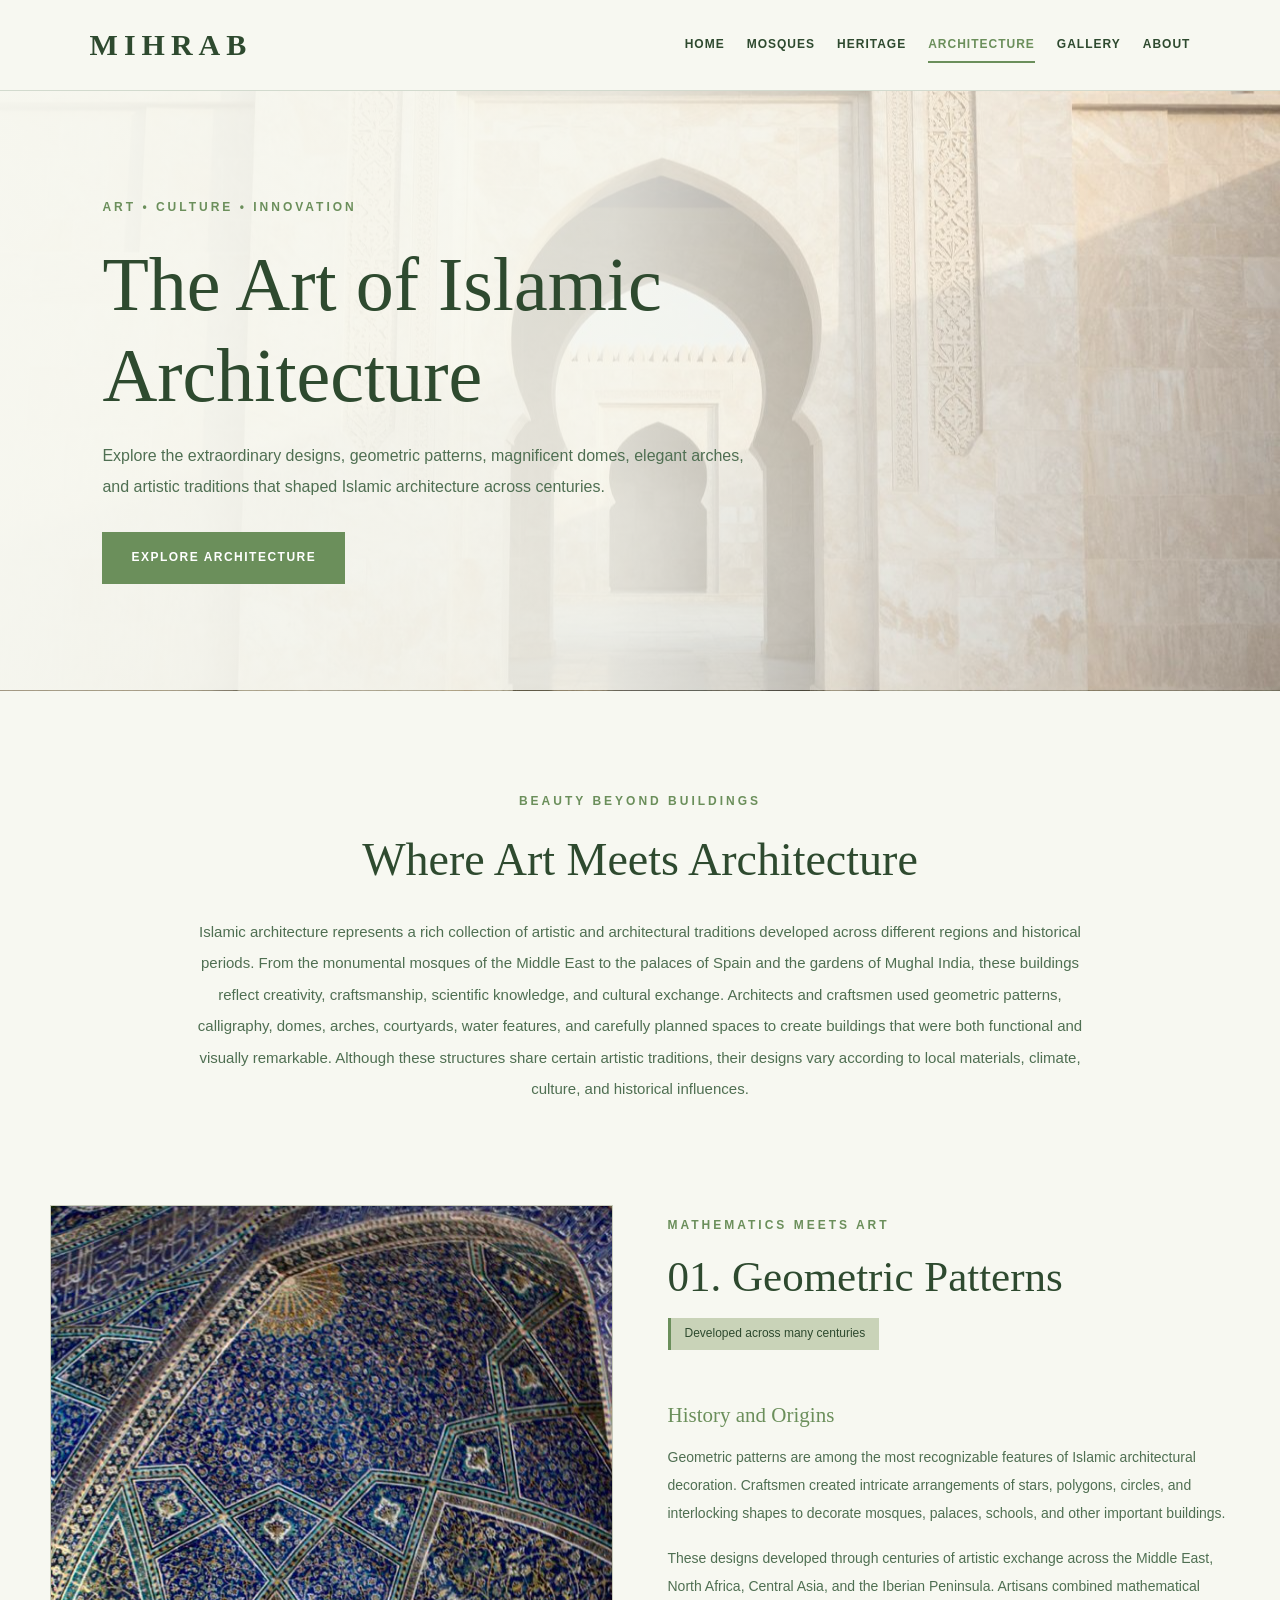
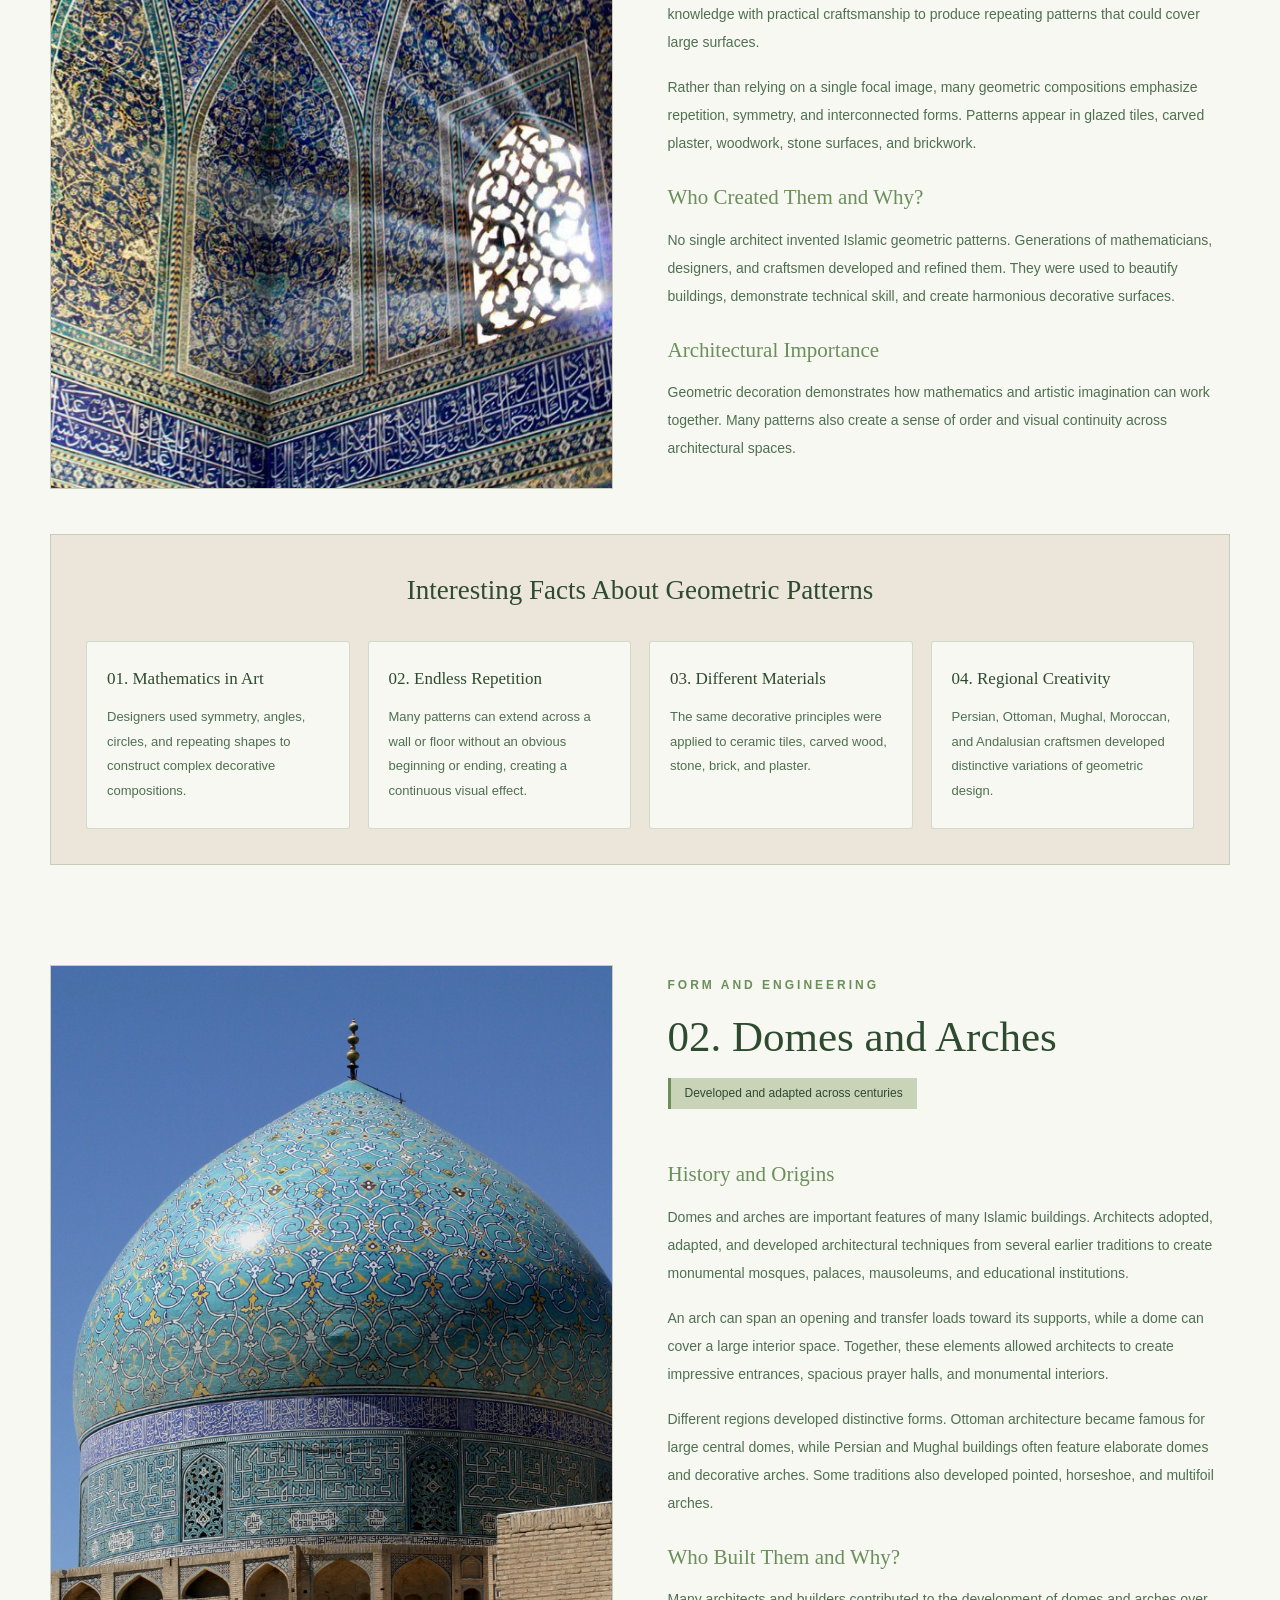
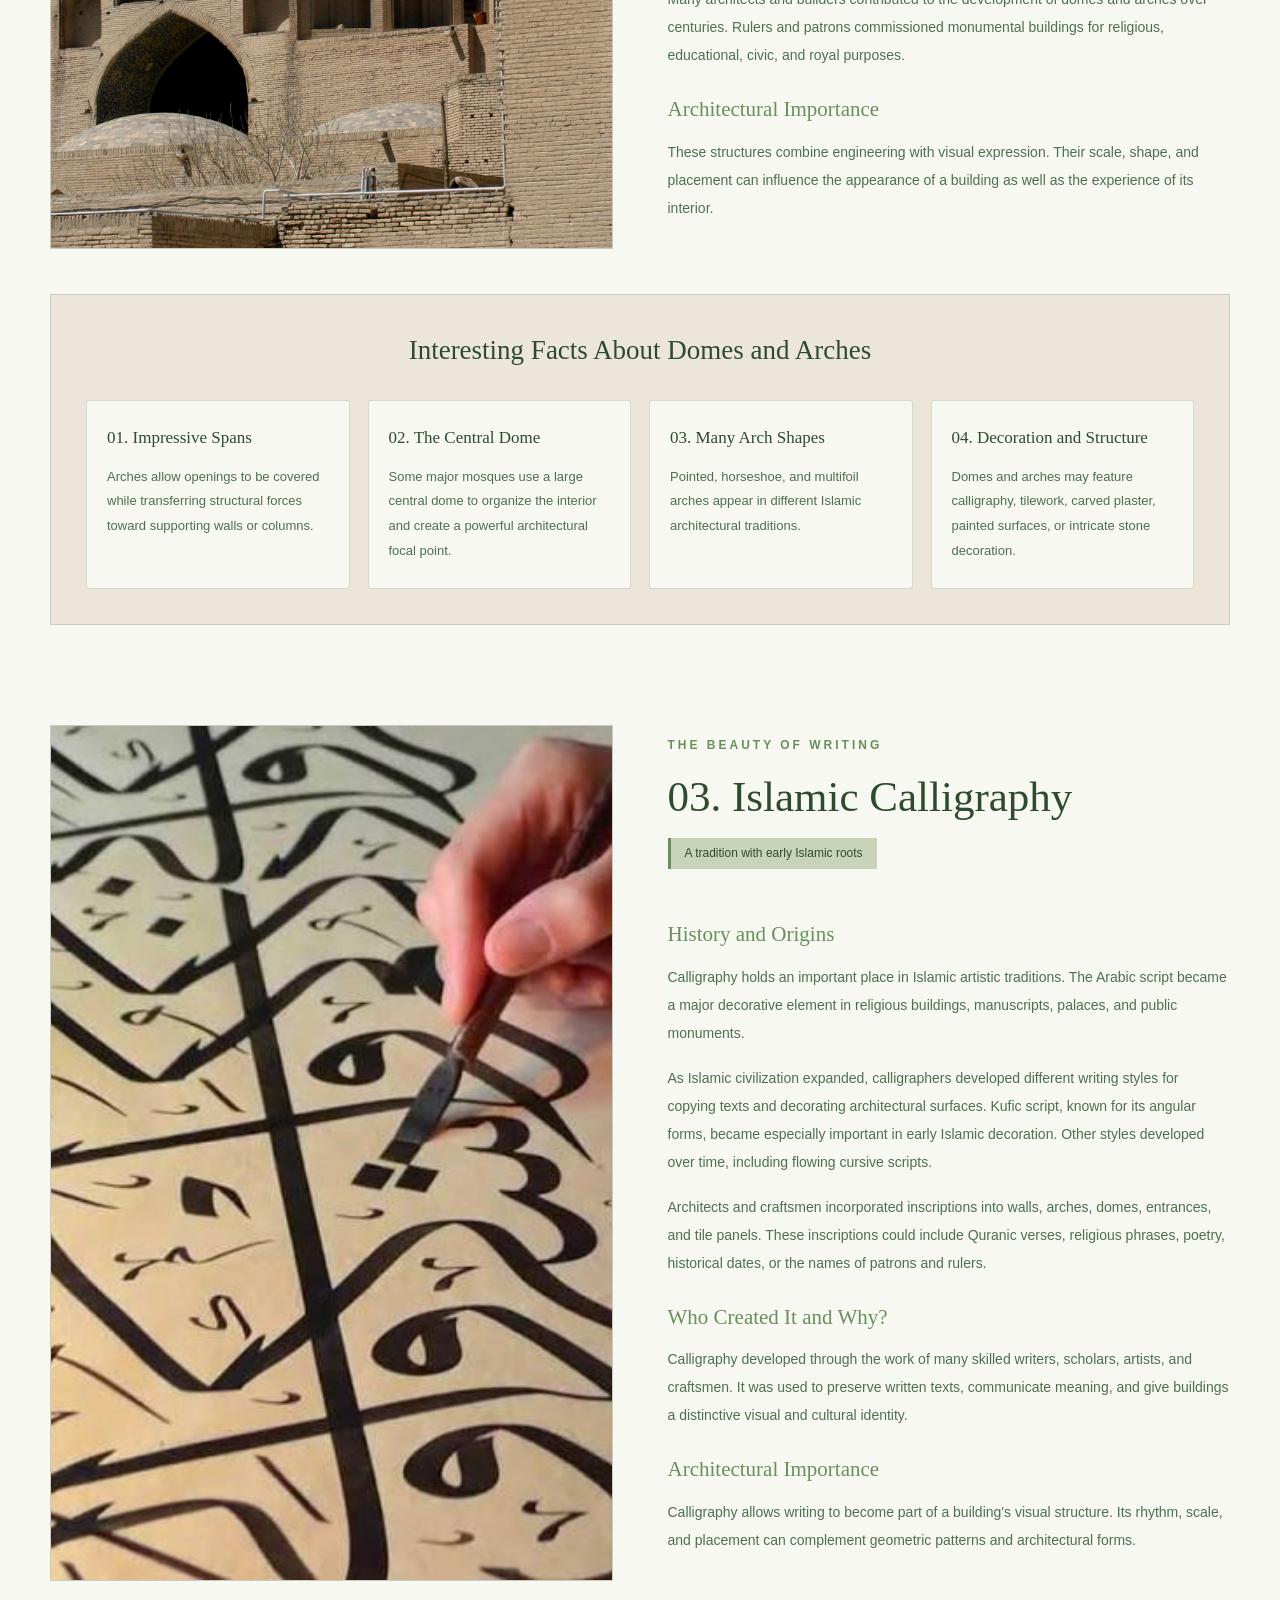
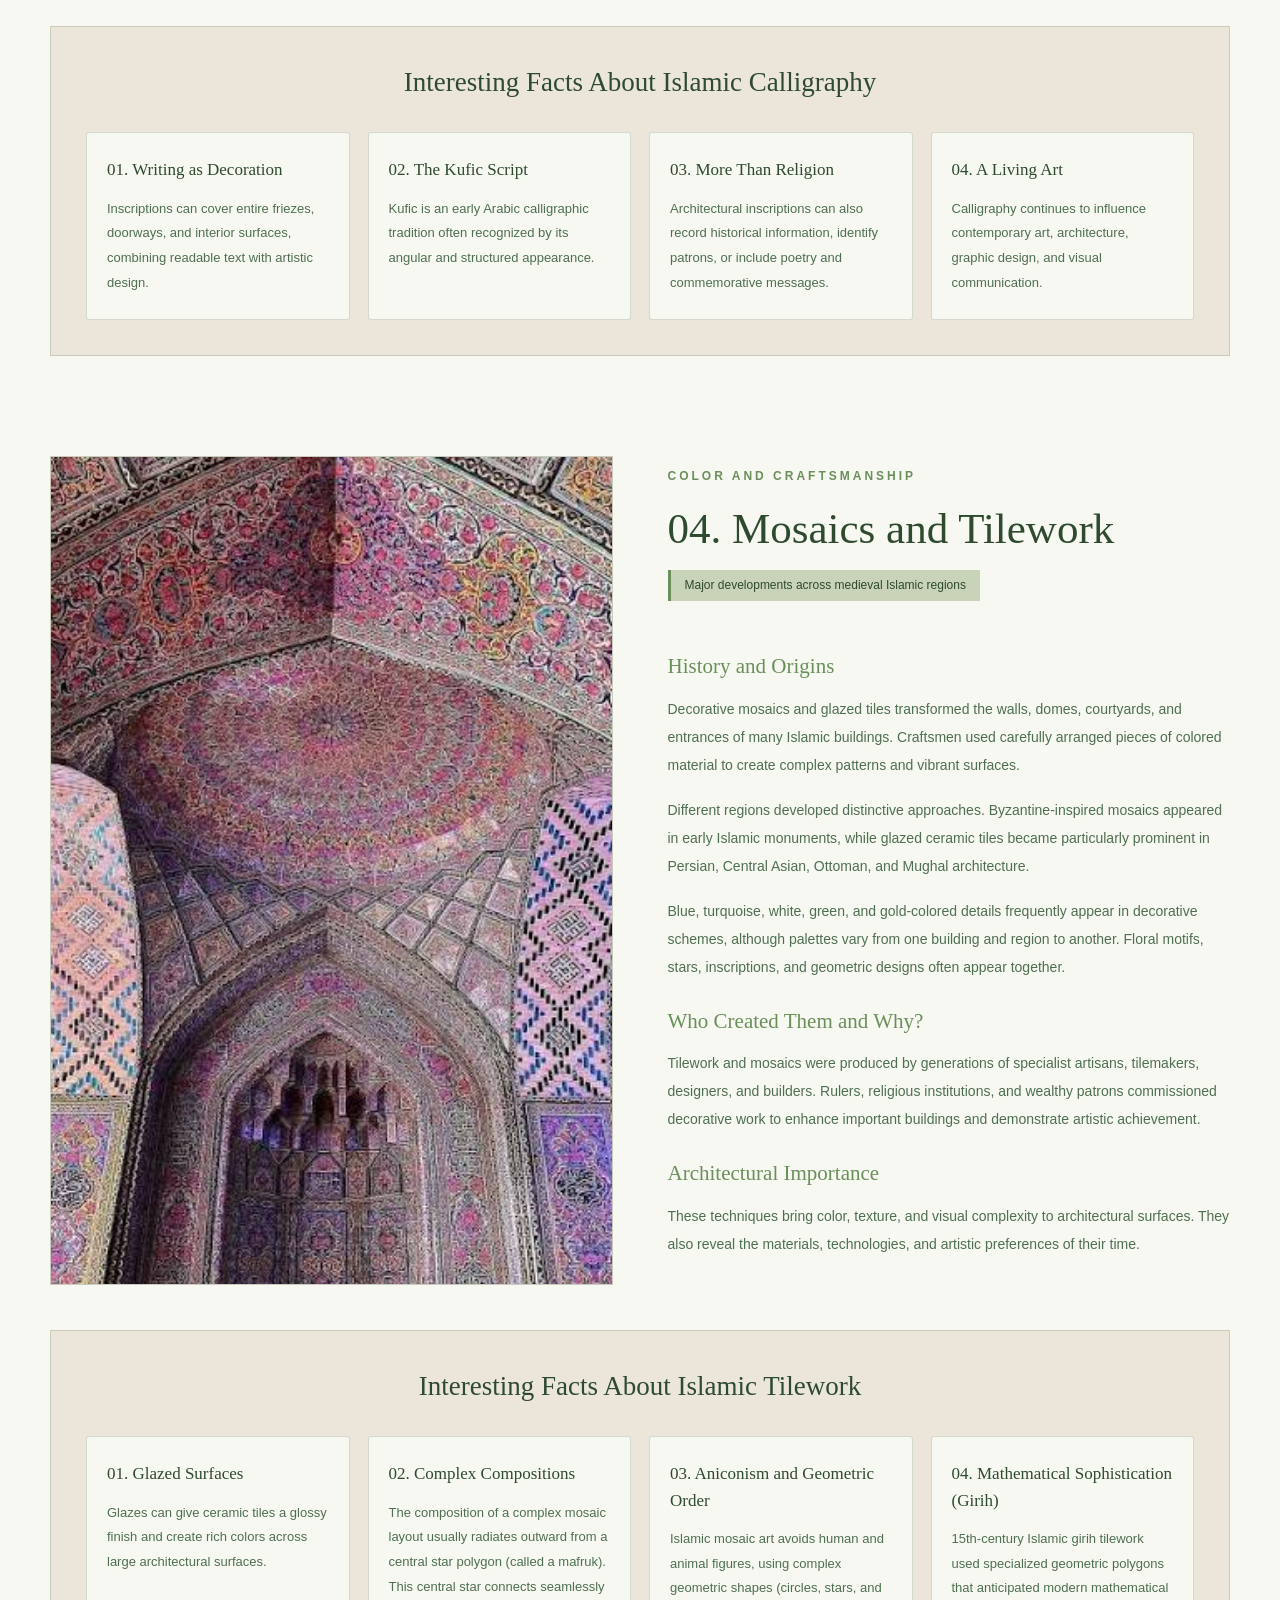
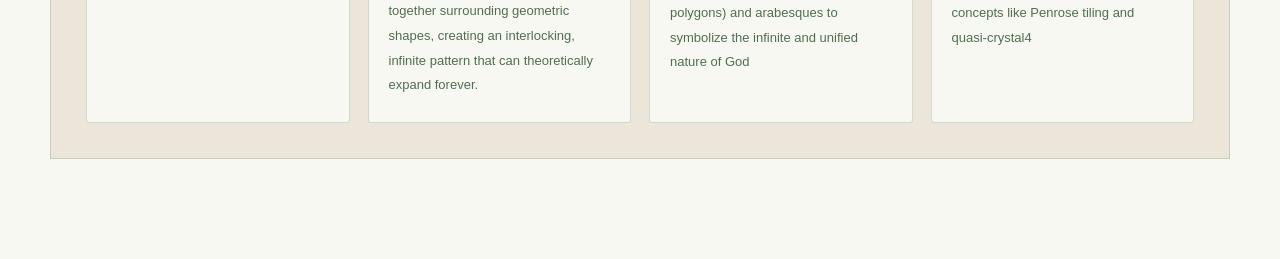
<file: architecture.html>
<!DOCTYPE html>
<html lang="en">
<head>
    <meta charset="UTF-8">
    <meta name="viewport" content="width=device-width, initial-scale=1.0">

    <title>MIHRAB | Islamic Architecture</title>
    <link rel="stylesheet" href="architecture.css">
</head>
<body>
    <header class="header">
         <a href="index.html" class="logo">MIHRAB</a>
        <nav class="navbar">
            <a href="index.html">HOME</a>
            <a href="mosques.html">MOSQUES</a>
            <a href="heritage.html">HERITAGE</a>
            <a href="architecture.html" class="active">ARCHITECTURE</a>
            <a href="gallery.html">GALLERY</a>
            <a href="about.html">ABOUT</a>
        </nav>
    </header>
    <section class="architecture-hero">
        <div class="hero-content">
            <p class="subtitle">ART • CULTURE • INNOVATION</p>
            <h1>The Art of Islamic Architecture</h1>
            <p>
                Explore the extraordinary designs, geometric
                patterns, magnificent domes, elegant arches,
                and artistic traditions that shaped Islamic
                architecture across centuries.
            </p>
            <a href="#architecture-styles" class="hero-button">
                EXPLORE ARCHITECTURE
            </a>
        </div>
    </section>
    <!-- INTRODUCTION -->
    <section class="intro-section">
        <p class="section-label">BEAUTY BEYOND BUILDINGS</p>
        <h2>Where Art Meets Architecture</h2>
        <p>
            Islamic architecture represents a rich collection
            of artistic and architectural traditions developed
            across different regions and historical periods.
            From the monumental mosques of the Middle East
            to the palaces of Spain and the gardens of Mughal
            India, these buildings reflect creativity,
            craftsmanship, scientific knowledge, and cultural
            exchange.
            Architects and craftsmen used geometric patterns,
            calligraphy, domes, arches, courtyards, water
            features, and carefully planned spaces to create
            buildings that were both functional and visually
            remarkable. Although these structures share
            certain artistic traditions, their designs vary
            according to local materials, climate, culture,
            and historical influences.
        </p>
    </section>
    <main id="architecture-styles">
        <section class="architecture-section" id="geometric-patterns">
            <div class="architecture-image">
                <img src="geomatric patterns.jpeg"
                     alt="Intricate Islamic geometric tile patterns">
            </div>
            <div class="architecture-content">
                <p class="section-label">MATHEMATICS MEETS ART</p>
                <h2>01. Geometric Patterns</h2>
                <p class="date">
                    Developed across many centuries
                </p>
                <h3>History and Origins</h3>
                <p>
                    Geometric patterns are among the most
                    recognizable features of Islamic
                    architectural decoration. Craftsmen
                    created intricate arrangements of stars,
                    polygons, circles, and interlocking
                    shapes to decorate mosques, palaces,
                    schools, and other important buildings.
                </p>
                <p>
                    These designs developed through centuries
                    of artistic exchange across the Middle
                    East, North Africa, Central Asia, and
                    the Iberian Peninsula. Artisans combined
                    mathematical knowledge with practical
                    craftsmanship to produce repeating
                    patterns that could cover large surfaces.
                </p>
                <p>
                    Rather than relying on a single focal
                    image, many geometric compositions
                    emphasize repetition, symmetry, and
                    interconnected forms. Patterns appear
                    in glazed tiles, carved plaster, woodwork,
                    stone surfaces, and brickwork.
                </p>
                <h3>Who Created Them and Why?</h3>
                <p>
                    No single architect invented Islamic
                    geometric patterns. Generations of
                    mathematicians, designers, and craftsmen
                    developed and refined them. They were
                    used to beautify buildings, demonstrate
                    technical skill, and create harmonious
                    decorative surfaces.
                </p>
                <h3>Architectural Importance</h3>
                <p>
                    Geometric decoration demonstrates how
                    mathematics and artistic imagination
                    can work together. Many patterns also
                    create a sense of order and visual
                    continuity across architectural spaces.
                </p>
            </div>
            <div class="facts-section">
                <h3>Interesting Facts About Geometric Patterns</h3>
                <div class="facts-grid">
                    <div class="fact-card">
                        <h4>01. Mathematics in Art</h4>
                        <p>
                            Designers used symmetry, angles,
                            circles, and repeating shapes
                            to construct complex decorative
                            compositions.
                        </p>
                    </div>
                    <div class="fact-card">
                        <h4>02. Endless Repetition</h4>
                        <p>
                            Many patterns can extend across
                            a wall or floor without an obvious
                            beginning or ending, creating
                            a continuous visual effect.
                        </p>
                    </div>
                    <div class="fact-card">
                        <h4>03. Different Materials</h4>
                        <p>
                            The same decorative principles
                            were applied to ceramic tiles,
                            carved wood, stone, brick,
                            and plaster.
                        </p>
                    </div>
                    <div class="fact-card">
                        <h4>04. Regional Creativity</h4>
                        <p>
                            Persian, Ottoman, Mughal,
                            Moroccan, and Andalusian
                            craftsmen developed distinctive
                            variations of geometric design.
                        </p>
                    </div>
                </div>
            </div>
        </section>
        <section class="architecture-section" id="domes-and-arches">
            <div class="architecture-image">
                <img src="domes and arches.jpg"
                     alt="Grand Islamic architectural dome and elegant arches">
            </div>
            <div class="architecture-content">
                <p class="section-label">FORM AND ENGINEERING</p>
                <h2>02. Domes and Arches</h2>
                <p class="date">
                    Developed and adapted across centuries
                </p>
                <h3>History and Origins</h3>
                <p>
                    Domes and arches are important features
                    of many Islamic buildings. Architects
                    adopted, adapted, and developed
                    architectural techniques from several
                    earlier traditions to create monumental
                    mosques, palaces, mausoleums, and
                    educational institutions.
                </p>
                <p>
                    An arch can span an opening and transfer
                    loads toward its supports, while a dome
                    can cover a large interior space.
                    Together, these elements allowed
                    architects to create impressive
                    entrances, spacious prayer halls,
                    and monumental interiors.
                </p>
                <p>
                    Different regions developed distinctive
                    forms. Ottoman architecture became
                    famous for large central domes, while
                    Persian and Mughal buildings often
                    feature elaborate domes and decorative
                    arches. Some traditions also developed
                    pointed, horseshoe, and multifoil arches.
                </p>
                <h3>Who Built Them and Why?</h3>
                <p>
                    Many architects and builders contributed
                    to the development of domes and arches
                    over centuries. Rulers and patrons
                    commissioned monumental buildings
                    for religious, educational, civic,
                    and royal purposes.
                </p>
                <h3>Architectural Importance</h3>
                <p>
                    These structures combine engineering
                    with visual expression. Their scale,
                    shape, and placement can influence
                    the appearance of a building as well
                    as the experience of its interior.
                </p>
            </div>
            <div class="facts-section">
                <h3>Interesting Facts About Domes and Arches</h3>
                <div class="facts-grid">
                    <div class="fact-card">
                        <h4>01. Impressive Spans</h4>
                        <p>
                            Arches allow openings to be
                            covered while transferring
                            structural forces toward
                            supporting walls or columns.
                        </p>
                    </div>
                    <div class="fact-card">
                        <h4>02. The Central Dome</h4>
                        <p>
                            Some major mosques use a large
                            central dome to organize the
                            interior and create a powerful
                            architectural focal point.
                        </p>
                    </div>

                    <div class="fact-card">
                        <h4>03. Many Arch Shapes</h4>
                        <p>
                            Pointed, horseshoe, and multifoil
                            arches appear in different
                            Islamic architectural traditions.
                        </p>
                    </div>

                    <div class="fact-card">
                        <h4>04. Decoration and Structure</h4>
                        <p>
                            Domes and arches may feature
                            calligraphy, tilework, carved
                            plaster, painted surfaces,
                            or intricate stone decoration.
                        </p>
                    </div>

                </div>

            </div>

        </section>


        <!-- 3. ISLAMIC CALLIGRAPHY -->

        <section class="architecture-section" id="calligraphy">

            <div class="architecture-image">

                <img src="islamic calligraphy.jpg"
                     alt="Arabic calligraphy decorating an Islamic monument">

            </div>

            <div class="architecture-content">

                <p class="section-label">THE BEAUTY OF WRITING</p>

                <h2>03. Islamic Calligraphy</h2>

                <p class="date">
                    A tradition with early Islamic roots
                </p>

                <h3>History and Origins</h3>

                <p>
                    Calligraphy holds an important place
                    in Islamic artistic traditions.
                    The Arabic script became a major
                    decorative element in religious
                    buildings, manuscripts, palaces,
                    and public monuments.
                </p>

                <p>
                    As Islamic civilization expanded,
                    calligraphers developed different
                    writing styles for copying texts
                    and decorating architectural surfaces.
                    Kufic script, known for its angular
                    forms, became especially important
                    in early Islamic decoration.
                    Other styles developed over time,
                    including flowing cursive scripts.
                </p>

                <p>
                    Architects and craftsmen incorporated
                    inscriptions into walls, arches,
                    domes, entrances, and tile panels.
                    These inscriptions could include
                    Quranic verses, religious phrases,
                    poetry, historical dates, or the
                    names of patrons and rulers.
                </p>

                <h3>Who Created It and Why?</h3>

                <p>
                    Calligraphy developed through the work
                    of many skilled writers, scholars,
                    artists, and craftsmen. It was used
                    to preserve written texts, communicate
                    meaning, and give buildings a distinctive
                    visual and cultural identity.
                </p>

                <h3>Architectural Importance</h3>

                <p>
                    Calligraphy allows writing to become
                    part of a building's visual structure.
                    Its rhythm, scale, and placement can
                    complement geometric patterns and
                    architectural forms.
                </p>

            </div>

            <div class="facts-section">

                <h3>Interesting Facts About Islamic Calligraphy</h3>

                <div class="facts-grid">

                    <div class="fact-card">
                        <h4>01. Writing as Decoration</h4>
                        <p>
                            Inscriptions can cover entire
                            friezes, doorways, and interior
                            surfaces, combining readable
                            text with artistic design.
                        </p>
                    </div>

                    <div class="fact-card">
                        <h4>02. The Kufic Script</h4>
                        <p>
                            Kufic is an early Arabic
                            calligraphic tradition often
                            recognized by its angular
                            and structured appearance.
                        </p>
                    </div>

                    <div class="fact-card">
                        <h4>03. More Than Religion</h4>
                        <p>
                            Architectural inscriptions
                            can also record historical
                            information, identify patrons,
                            or include poetry and
                            commemorative messages.
                        </p>
                    </div>

                    <div class="fact-card">
                        <h4>04. A Living Art</h4>
                        <p>
                            Calligraphy continues to
                            influence contemporary art,
                            architecture, graphic design,
                            and visual communication.
                        </p>
                    </div>

                </div>

            </div>

        </section>


        <!-- 4. MOSAICS AND TILEWORK -->

        <section class="architecture-section" id="tilework">

            <div class="architecture-image">

                <img src="mosaic and tiles.jpg"
                     alt="Colorful turquoise and blue Islamic architectural tilework">

            </div>

            <div class="architecture-content">

                <p class="section-label">COLOR AND CRAFTSMANSHIP</p>

                <h2>04. Mosaics and Tilework</h2>

                <p class="date">
                    Major developments across medieval Islamic regions
                </p>

                <h3>History and Origins</h3>

                <p>
                    Decorative mosaics and glazed tiles
                    transformed the walls, domes, courtyards,
                    and entrances of many Islamic buildings.
                    Craftsmen used carefully arranged
                    pieces of colored material to create
                    complex patterns and vibrant surfaces.
                </p>

                <p>
                    Different regions developed distinctive
                    approaches. Byzantine-inspired mosaics
                    appeared in early Islamic monuments,
                    while glazed ceramic tiles became
                    particularly prominent in Persian,
                    Central Asian, Ottoman, and Mughal
                    architecture.
                </p>

                <p>
                    Blue, turquoise, white, green, and
                    gold-colored details frequently appear
                    in decorative schemes, although
                    palettes vary from one building
                    and region to another. Floral motifs,
                    stars, inscriptions, and geometric
                    designs often appear together.
                </p>

                <h3>Who Created Them and Why?</h3>

                <p>
                    Tilework and mosaics were produced
                    by generations of specialist artisans,
                    tilemakers, designers, and builders.
                    Rulers, religious institutions,
                    and wealthy patrons commissioned
                    decorative work to enhance important
                    buildings and demonstrate artistic
                    achievement.
                </p>

                <h3>Architectural Importance</h3>

                <p>
                    These techniques bring color, texture,
                    and visual complexity to architectural
                    surfaces. They also reveal the
                    materials, technologies, and artistic
                    preferences of their time.
                </p>

            </div>

            <div class="facts-section">

                <h3>Interesting Facts About Islamic Tilework</h3>

                <div class="facts-grid">

                    <div class="fact-card">
                        <h4>01. Glazed Surfaces</h4>
                        <p>
                            Glazes can give ceramic tiles
                            a glossy finish and create
                            rich colors across large
                            architectural surfaces.
                        </p>
                    </div>
            <div class="fact-card">
              <h4>02. Complex Compositions</h4>
                <p> The composition of a complex mosaic layout usually radiates outward
              from a central star polygon (called a mafruk). This central star connects seamlessly together                 surrounding geometric shapes, creating an interlocking,
            infinite pattern that can theoretically expand forever.
                           </p>
                      </div>
                  <div class="fact-card">
                    <h4> 03. Aniconism and Geometric Order</h4>
                    <p> Islamic mosaic art avoids human and animal figures,
                         using complex geometric shapes (circles, stars, and polygons) and arabesques 
                         to symbolize the infinite and unified nature of God</p>
                  </div> 
                  <div class="fact-card">
                    <h4>04. Mathematical Sophistication (Girih)</h4>
                        <p> 15th-century Islamic girih tilework
                         used specialized geometric polygons that anticipated
                         modern mathematical concepts like Penrose tiling and quasi-crystal4</p>
                  </div>
</file>
<file: architecture.css>
* {
    margin: 0;
    padding: 0;
    box-sizing: border-box;
}
html {
    scroll-behavior: smooth;
    scroll-padding-top: 100px;
}
:root {
    --cream: #F7F8F1;
    --olive: #2E4A2F;
    --olive-text: #4F6F52;
    --sage: #6B8F5B;
    --card: #EBE6D9;
    --accent: #C9D3B8;
    --white: #FFFFFF;
    --muted: #687A67;
    --border: rgba(79, 111, 82, 0.22);
    --navy: var(--cream);
    --navy-light: var(--card);
    --navy-card: var(--cream);
    --gold: var(--sage);
    --gold-light: var(--olive);
}
body {
    font-family: 'Segoe UI', Arial, sans-serif;
    background-color: var(--cream);
    color: var(--olive);
    line-height: 1.8;
    overflow-x: hidden;
}
img {
    display: block;
    width: 100%;
    max-width: 100%;
}
a {
    text-decoration: none;
    color: inherit;
}
.header {
    width: 100%;
    min-height: 85px;
    padding: 18px 7%;
    display: flex;
    justify-content: space-between;
    align-items: center;
    flex-wrap: wrap;
    gap: 22px;
    background-color: var(--cream);
    border-bottom: 1px solid var(--border);
    position: sticky;
    top: 0;
    z-index: 1000;
}
.logo {
    color: var(--olive);
    font-family: Georgia, serif;
    font-size: 30px;
    font-weight: bold;
    letter-spacing: 6px;
}
.navbar {
    display: flex;
    justify-content: center;
    align-items: center;
    flex-wrap: wrap;
    gap: 22px;
}
.navbar a {
    position: relative;
    color: var(--olive);
    font-size: 12px;
    font-weight: 600;
    letter-spacing: 1px;
    transition: color 0.3s ease;
}
.navbar a::after {
    content: "";
    width: 0;
    height: 2px;

    position: absolute;
    left: 0;
    bottom: -7px;

    background-color: var(--sage);
    transition: width 0.3s ease;
}
.navbar a:hover,
.navbar a.active {
    color: var(--sage);
}
.navbar a:hover::after,
.navbar a.active::after {
    width: 100%;
}
.architecture-hero {
    min-height: 600px;
    padding: 90px 8%;
    display: flex;
    justify-content: flex-start;
    align-items: center;
    background:
        linear-gradient(
            90deg,
            rgba(247, 248, 241, 0.97) 0%,
            rgba(247, 248, 241, 0.86) 48%,
            rgba(247, 248, 241, 0.25) 100%
        ),
        url("background2.jpg");
    background-size: cover;
    background-position: center;
    background-repeat: no-repeat;
    border-bottom: 1px solid var(--border);
}
.hero-content {
    max-width: 760px;
    animation: fadeUp 1s ease;
}
.subtitle,
.section-label {
    color: var(--sage);
    font-size: 12px;
    font-weight: 700;
    letter-spacing: 3px;
    text-transform: uppercase;
}
.hero-content h1 {
    margin: 20px 0;
    color: var(--olive);
    font-family: Georgia, serif;
    font-size: clamp(42px, 6vw, 76px);
    font-weight: 500;
    line-height: 1.2;
}
.hero-content > p:not(.subtitle) {
    max-width: 650px;
    margin-bottom: 30px;
    color: var(--olive-text);
    font-size: 16px;
    line-height: 1.9;
}
.hero-button {
    display: inline-block;
    padding: 14px 28px;
    background-color: var(--sage);
    color: var(--white);
    border: 1px solid var(--sage);
    font-size: 12px;
    font-weight: 700;
    letter-spacing: 1.5px;
    transition: all 0.3s ease;
}
.hero-button:hover {
    background-color: var(--olive);
    border-color: var(--olive);
    color: var(--white);
    transform: translateY(-3px);
}
.intro-section {
    max-width: 1100px;
    margin: auto;
    padding: 100px 8%;
    text-align: center;
}
.intro-section h2,
.closing-section h2 {
    margin: 16px 0 25px;
    color: var(--olive);
    font-family: Georgia, serif;
    font-size: clamp(30px, 4vw, 46px);
    font-weight: 500;
    line-height: 1.35;
}
.intro-section > p:last-child {
    max-width: 900px;
    margin: auto;
    color: var(--olive-text);
    font-size: 15px;
    line-height: 2.1;
}
.architecture-section {
    max-width: 1250px;
    margin: 0 auto 100px;
    padding: 0 35px;
    display: grid;
    grid-template-columns: repeat(2, minmax(0, 1fr));
    align-items: start;
    gap: 45px 55px;
    scroll-margin-top: 110px;
}
.architecture-image {
    width: 100%;
    height: 100%;
    min-height: 420px;
    overflow: hidden;
    background-color: var(--card);
    border: 1px solid var(--border);
}
.architecture-image img {
    width: 100%;
    height: 100%;
    min-height: 420px;
    object-fit: cover;
    object-position: center;
    transition: transform 0.7s ease;
}
.architecture-image:hover img {
    transform: scale(1.06);
}
/* Architecture text */
.architecture-content {
    padding: 10px 0;
}
.architecture-content h2 {
    margin: 12px 0;
    color: var(--olive);
    font-family: Georgia, serif;
    font-size: clamp(30px, 3.5vw, 43px);
    font-weight: 500;
    line-height: 1.35;
}
.date {
    display: inline-block;
    margin-bottom: 25px;
    padding: 6px 14px;
    color: var(--olive);
    background-color: var(--accent);
    border-left: 3px solid var(--sage);
    font-size: 12px;
    line-height: 1.6;
}
.architecture-content h3 {
    margin: 25px 0 12px;
    color: var(--sage);
    font-family: Georgia, serif;
    font-size: 21px;
    font-weight: 500;
    line-height: 1.5;
}
.architecture-content p:not(.section-label):not(.date) {
    margin-bottom: 17px;
    color: var(--olive-text);
    font-size: 14px;
    line-height: 2;
}
.facts-section {
    grid-column: 1 / -1;
    padding: 35px;
    background-color: var(--card);
    border: 1px solid var(--border);
}
.facts-section > h3 {
    margin-bottom: 30px;
    color: var(--olive);
    font-family: Georgia, serif;
    font-size: 27px;
    font-weight: 500;
    line-height: 1.5;
    text-align: center;
}
.facts-grid {
    display: grid;
    grid-template-columns: repeat(4, minmax(0, 1fr));
    gap: 18px;
}
.fact-card {
    min-width: 0;
    padding: 24px 20px;
    background-color: var(--cream);
    border: 1px solid var(--border);
    border-radius: 3px;
    transition:
        transform 0.3s ease,
        border-color 0.3s ease,
        background-color 0.3s ease;
}
.fact-card:hover {
    transform: translateY(-7px);
    border-color: var(--sage);
    background-color: var(--accent);
}
.fact-card h4 {
    margin-bottom: 13px;
    color: var(--olive);
    font-family: Georgia, serif;
    font-size: 17px;
    font-weight: 500;
    line-height: 1.55;
}
.fact-card p {
    color: var(--olive-text);
    font-size: 13px;
    line-height: 1.9;
}
.closing-section {
    padding: 90px 8%;
    text-align: center;
    background:
        linear-gradient(
            rgba(247, 248, 241, 0.94),
            rgba(247, 248, 241, 0.97)
        ),
        url("images/islamic-courtyard.jpg");
    background-size: cover;
    background-position: center;
    border-top: 1px solid var(--border);
    border-bottom: 1px solid var(--border);
}
.closing-section h2 {
    max-width: 850px;
    margin: 18px auto 25px;
}
.closing-section > p:last-child {
    max-width: 800px;
    margin: auto;
    color: var(--olive-text);
    font-size: 15px;
    line-height: 2.1;
}
.footer {
    padding: 55px 7% 25px;
    background-color: var(--olive);
    text-align: center;
}
.footer h2 {
    margin-bottom: 12px;
    color: var(--accent);
    font-family: Georgia, serif;
    font-size: 30px;
    letter-spacing: 6px;
}
.footer > p:not(.copyright) {
    margin-bottom: 25px;
    color: var(--cream);
    font-size: 13px;
}
.footer-links {
    display: flex;
    justify-content: center;
    align-items: center;
    flex-wrap: wrap;
    gap: 22px;
    margin: 25px 0;
}
.footer-links a {
    color: var(--cream);
    font-size: 12px;
    transition: color 0.3s ease;
}
.footer-links a:hover {
    color: var(--accent);
}
.copyright {
    margin-top: 30px;
    padding-top: 20px;
    color: var(--accent);
    border-top: 1px solid rgba(247, 248, 241, 0.2);
    font-size: 11px;
}
@keyframes fadeUp {
    from {
        opacity: 0;
        transform: translateY(25px);
    }
    to {
        opacity: 1;
        transform: translateY(0);
    }
}
@media (max-width: 1000px) {
    .header {
        padding: 18px 4%;
        flex-direction: column;
        gap: 18px;
    }
    .navbar {
        gap: 17px;
    }
    .architecture-section {
        gap: 30px;
        padding: 0 25px;
    }
    .facts-grid {
        grid-template-columns: repeat(2, minmax(0, 1fr));
    }
}
@media (max-width: 650px) {
    .header {
        padding: 18px 15px;
        position: relative;
    }
    .logo {
        font-size: 27px;
    }
    .navbar {
        gap: 12px 16px;
    }
    .navbar a {
        font-size: 10px;
    }
    .architecture-hero {
        min-height: 480px;
        padding: 65px 25px;
        background-position: center;
    }
    .hero-content h1 {
        font-size: 43px;
    }
    .hero-content > p:not(.subtitle) {
        font-size: 14px;
    }
    .intro-section {
        padding: 65px 23px;
    }
    .intro-section h2,
    .closing-section h2 {
        font-size: 32px;
    }
    .architecture-section {
        grid-template-columns: 1fr;
        gap: 25px;
        margin-bottom: 65px;
        padding: 0 18px;
    }
    .architecture-image {
        height: 300px;
        min-height: 270px;
    }
    .architecture-image img {
        height: 300px;
        min-height: 270px;
    }
    .architecture-content h2 {
        font-size: 32px;
    }
    .architecture-content h3 {
        font-size: 20px;
    }
    .architecture-content p:not(.section-label):not(.date) {
        font-size: 13px;
       line-height: 1.9;
    }
    .facts-section {
       grid-column: auto;
    padding: 22px 16px;
    }
    .facts-section > h3 {
        font-size: 23px;
    }
    .facts-grid {
        grid-template-columns: 1fr;
        gap: 14px;
    }
    .fact-card {
        padding: 22px;
    }
    .closing-section {
        padding: 65px 22px;
    }
    .footer {
        padding: 45px 20px 20px;
    }
    .footer-links {
        gap: 15px;
    }
}
@media (max-width: 380px) {
    .navbar {
        gap: 12px;
    }
    .navbar a {
        font-size: 9px;
    }
    .hero-content h1 {
        font-size: 36px;
    }
    .architecture-content h2 {
        font-size: 28px;
    }
}
</file>
